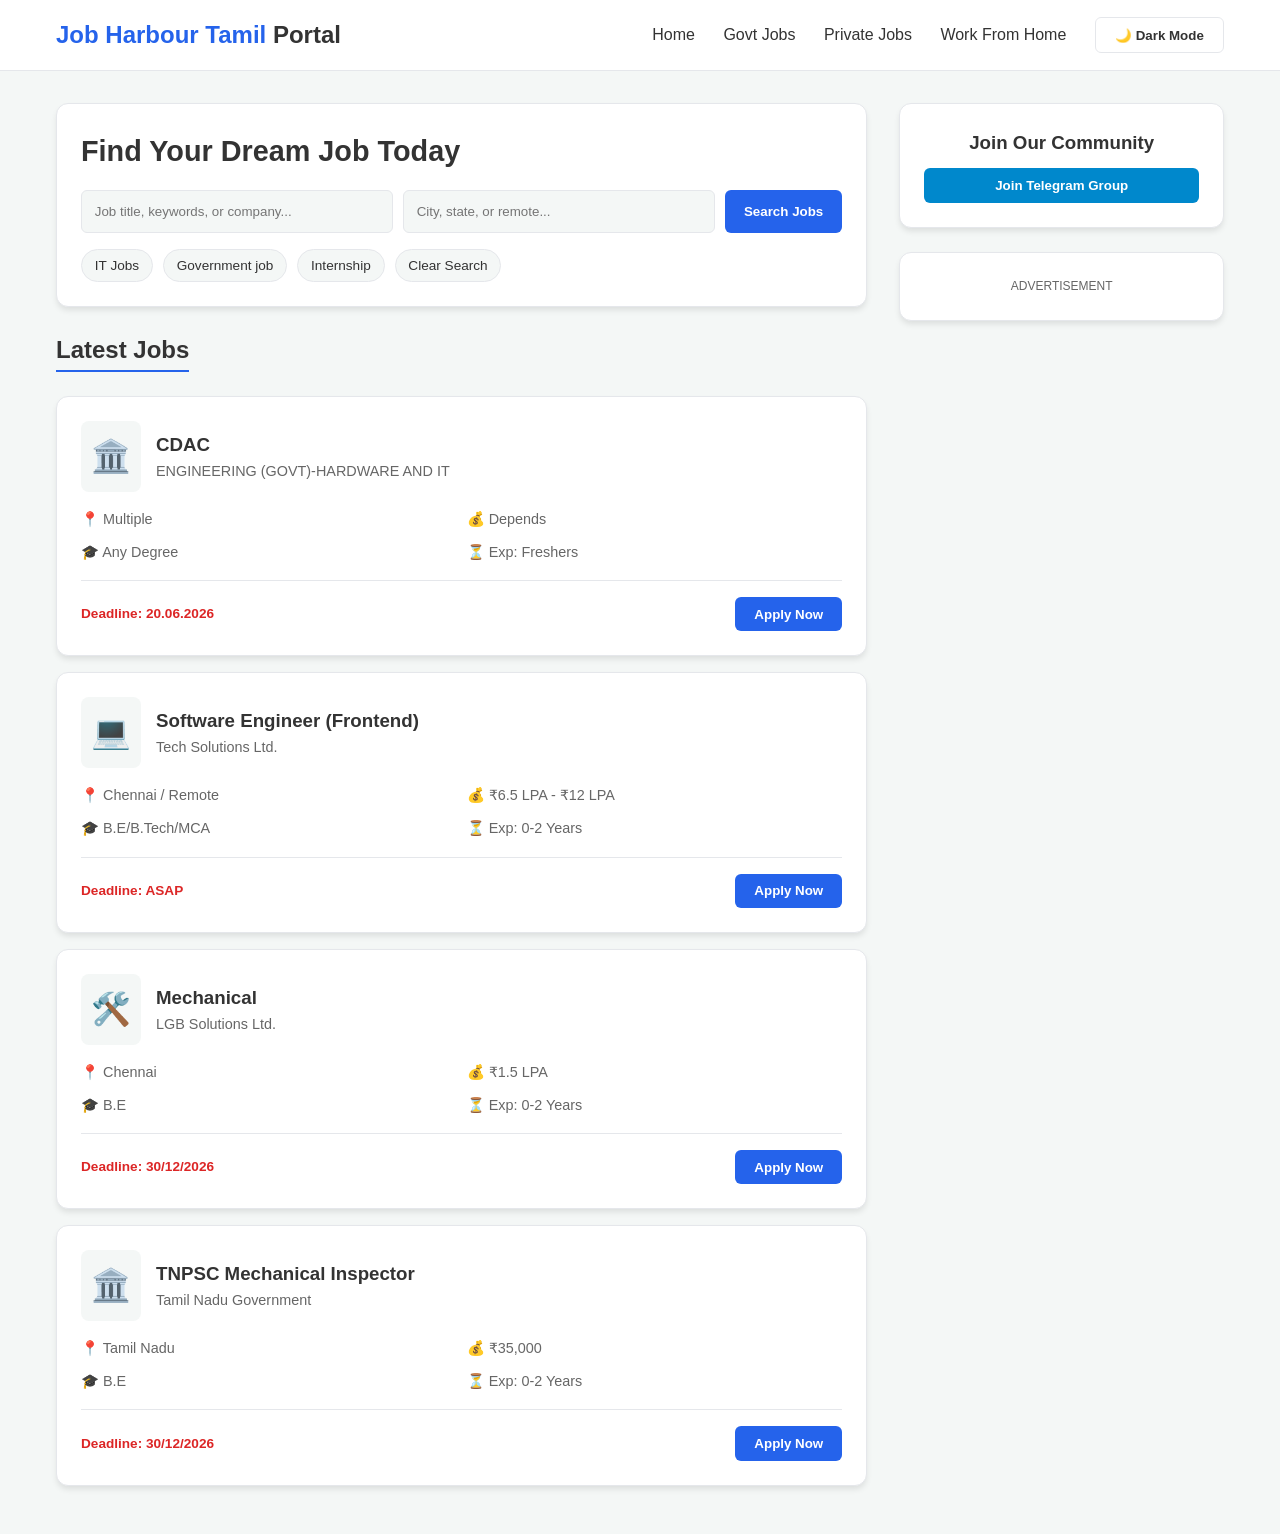
<file: index.html>
<!DOCTYPE html>
<html lang="en">
<head>
    <meta charset="UTF-8">
    <meta name="viewport" content="width=device-width, initial-scale=1.0">
    <title>Job Harbour Tamil | Latest Govt & Private Jobs</title>
    <link rel="stylesheet" href="style.css">

<!-- Google AdSense Auto Ads -->
    <script async src="https://pagead2.googlesyndication.com/pagead/js/adsbygoogle.js?client=ca-pub-5378952005400892"
     crossorigin="anonymous"></script>
<!-- Google AdSense Auto Ads -->

</head>
<body>


    <header class="navbar">
        <div class="nav-container">
            <a href="index.html" class="logo">Job Harbour Tamil <span> Portal</span></a>
            <nav class="nav-links">
                <a href="#" class="nav-filter" data-filter="all">Home</a>
                <a href="#" class="nav-filter" data-filter="govt">Govt Jobs</a>
                <a href="#" class="nav-filter" data-filter="private">Private Jobs</a>
                <a href="#" class="nav-filter" data-filter="wfh">Work From Home</a>
                <button id="theme-toggle" class="btn-outline">🌙 Dark Mode</button>
            </nav>
        </div>
    </header>

    <main class="main-container">
        <div class="content-area">
            
            <section class="search-section card">
                <h1>Find Your Dream Job Today</h1>
                <div class="search-bar">
                    <input type="text" id="search-keyword" placeholder="Job title, keywords, or company...">
                    <input type="text" id="search-location" placeholder="City, state, or remote...">
                    <button id="search-btn" class="btn-primary">Search Jobs</button>
                </div>
                <div class="category-pills">
                    <span class="pill" data-keyword="IT">IT Jobs</span>
                    <span class="pill" data-keyword="Government">Government job</span>
                    <span class="pill" data-keyword="Internship">Internship</span>
                    <span class="pill" data-keyword="">Clear Search</span>
                </div>
            </section>

            <section id="ljobs" class="job-list">
                <h2>Latest Jobs</h2>
                
                <article class="job-card" data-category="govt">
                    <div class="job-header">
                        <div class="company-info">
                            <div class="logo-placeholder">🏛️</div>
                            <div>
                                <h3>CDAC</h3>
                                <p class="company-name">ENGINEERING (GOVT)-HARDWARE AND IT</p>
                            </div>
                        </div>
                    </div>
                    <div class="job-details">
                        <span>📍 Multiple</span>
                        <span>💰 Depends</span>
                        <span>🎓 Any Degree</span>
                        <span>⏳ Exp: Freshers</span>
                    </div>
                    <div class="job-footer">
                        <span class="deadline">Deadline: 20.06.2026</span>
                        <button class="btn-primary apply-btn" data-link="jobs/job-template.html">Apply Now</button>
                    </div>
                </article>

                <article class="job-card" data-category="private wfh">
                    <div class="job-header">
                        <div class="company-info">
                            <div class="logo-placeholder">💻</div>
                            <div>
                                <h3>Software Engineer (Frontend)</h3>
                                <p class="company-name">Tech Solutions Ltd.</p>
                            </div>
                        </div>
                    </div>
                    <div class="job-details">
                        <span>📍 Chennai / Remote</span>
                        <span>💰 ₹6.5 LPA - ₹12 LPA</span>
                        <span>🎓 B.E/B.Tech/MCA</span>
                        <span>⏳ Exp: 0-2 Years</span>
                    </div>
                    <div class="job-footer">
                        <span class="deadline">Deadline: ASAP</span>
                        <button class="btn-primary apply-btn" data-link="jobs/job-template.html">Apply Now</button>
                    </div>
                </article>

                <article class="job-card" data-category="private">
                    <div class="job-header">
                        <div class="company-info">
                            <div class="logo-placeholder">🛠️</div>
                            <div>
                                <h3>Mechanical</h3>
                                <p class="company-name">LGB Solutions Ltd.</p>
                            </div>
                        </div>
                    </div>
                    <div class="job-details">
                        <span>📍 Chennai</span>
                        <span>💰 ₹1.5 LPA</span>
                        <span>🎓 B.E</span>
                        <span>⏳ Exp: 0-2 Years</span>
                    </div>
                    <div class="job-footer">
                        <span class="deadline">Deadline: 30/12/2026</span>
                        <button class="btn-primary apply-btn" data-link="https://careers.lgbportal.co.in/job_apply/500a04a2-0045-4da7-a703-801ab4092c42">Apply Now</button>
                    </div>
                </article>

                <article class="job-card" data-category="govt">
                    <div class="job-header">
                        <div class="company-info">
                            <div class="logo-placeholder">🏛️</div>
                            <div>
                                <h3>TNPSC Mechanical Inspector</h3>
                                <p class="company-name">Tamil Nadu Government</p>
                            </div>
                        </div>
                    </div>
                    <div class="job-details">
                        <span>📍 Tamil Nadu</span>
                        <span>💰 ₹35,000</span>
                        <span>🎓 B.E</span>
                        <span>⏳ Exp: 0-2 Years</span>
                    </div>
                    <div class="job-footer">
                        <span class="deadline">Deadline: 30/12/2026</span>
                        <button class="btn-primary apply-btn" data-link="https://apply.tnpscexams.in/secure?app_id=UElZMDAwMDAwMQ==">Apply Now</button>
                    </div>
                </article>
            </section>
            

        </div>

        <aside class="sidebar">
            <div class="widget telegram-widget card">
                <h3>Join Our Community</h3>
                <button class="btn-telegram">Join Telegram Group</button>
            </div>
<!--Ads-->
            <div class="widget ad-widget card">
                <p class="ad-label">Advertisement</p>
<!-- sidebar -->
                <ins class="adsbygoogle"
                    style="display:block"
                    data-ad-client="ca-pub-5378952005400892"
                    data-ad-slot="4919083512"
                    data-ad-format="auto"
                    data-full-width-responsive="true">
                </ins>
                <script>
                    (adsbygoogle = window.adsbygoogle || []).push({});
                </script>

            </div>
<!--Ads-->
        </aside>
    </main>
<!--Ads-->
<div id="ad-modal" class="modal-overlay">
    <div class="modal-content card">

        <h2>Preparing Your Link...</h2>

        <p>
            Please wait
            <span id="countdown">15</span>
            seconds before redirecting.
        </p>

        <div class="modal-ad-space">

            <ins class="adsbygoogle"
                 style="display:block"
                 data-ad-client="ca-pub-5378952005400892"
                 data-ad-slot="4919083512"
                 data-ad-format="auto"
                 data-full-width-responsive="true">
            </ins>

            <script>
            (adsbygoogle = window.adsbygoogle || []).push({});
            </script>

        </div>

        <button id="skip-btn" class="btn-outline" disabled>
            Please Wait...
        </button>

    </div>
</div>
<!--Ads-->

    <script src="script.js"></script>

</body>
</html>
</file>
<file: style.css>
/* --- CSS Variables & Theming --- */
:root {
    --bg-color: #f4f7f6;
    --card-bg: #ffffff;
    --text-main: #333333;
    --text-muted: #666666;
    --primary-color: #2563eb;
    --primary-hover: #1d4ed8;
    --border-color: #e5e7eb;
    --nav-bg: rgba(255, 255, 255, 0.95);
    --shadow: 0 4px 6px -1px rgba(0, 0, 0, 0.1);
}

/* Dark Mode Variables */
.dark-theme {
    --bg-color: #121212;
    --card-bg: #1e1e1e;
    --text-main: #f3f4f6;
    --text-muted: #9ca3af;
    --primary-color: #3b82f6;
    --primary-hover: #60a5fa;
    --border-color: #374151;
    --nav-bg: rgba(30, 30, 30, 0.95);
    --shadow: 0 4px 6px -1px rgba(0, 0, 0, 0.5);
}

/* --- Base Reset --- */
* {
    margin: 0;
    padding: 0;
    box-sizing: border-box;
    font-family: 'Segoe UI', Roboto, Helvetica, Arial, sans-serif;
    transition: background-color 0.3s, color 0.3s;
}

body {
    background-color: var(--bg-color);
    color: var(--text-main);
    line-height: 1.6;
}

a { text-decoration: none; color: inherit; }

/* --- Navbar --- */
.navbar {
    position: sticky;
    top: 0;
    background-color: var(--nav-bg);
    backdrop-filter: blur(10px);
    border-bottom: 1px solid var(--border-color);
    z-index: 1000;
    padding: 1rem 0;
}

.nav-container {
    max-width: 1200px;
    margin: 0 auto;
    display: flex;
    justify-content: space-between;
    align-items: center;
    padding: 0 1rem;
}

.logo {
    font-size: 1.5rem;
    font-weight: bold;
    color: var(--primary-color);
}

.logo span { color: var(--text-main); }

.nav-links a {
    margin-right: 1.5rem;
    font-weight: 500;
}

.nav-links a:hover { color: var(--primary-color); }

/* --- Buttons --- */
button { cursor: pointer; border: none; font-weight: bold; border-radius: 6px; padding: 0.6rem 1.2rem; }
.btn-primary { background-color: var(--primary-color); color: white; }
.btn-primary:hover { background-color: var(--primary-hover); }
.btn-outline { background-color: transparent; border: 1px solid var(--border-color); color: var(--text-main); }
.btn-telegram { background-color: #0088cc; color: white; width: 100%; margin-top: 10px; }
.btn-youtube { background-color: #ff0000; color: white; width: 100%; margin-top: 10px; }

/* --- Layout --- */
.main-container {
    max-width: 1200px;
    margin: 2rem auto;
    display: grid;
    grid-template-columns: 2.5fr 1fr;
    gap: 2rem;
    padding: 0 1rem;
}

.card {
    background-color: var(--card-bg);
    border: 1px solid var(--border-color);
    border-radius: 12px;
    padding: 1.5rem;
    box-shadow: var(--shadow);
    margin-bottom: 1.5rem;
}

/* --- Search Section --- */
.search-section h1 { margin-bottom: 1rem; font-size: 1.8rem; }
.search-bar { display: flex; gap: 10px; margin-bottom: 1rem; flex-wrap: wrap; }
.search-bar input {
    flex: 1;
    padding: 0.8rem;
    border: 1px solid var(--border-color);
    border-radius: 6px;
    background-color: var(--bg-color);
    color: var(--text-main);
    min-width: 200px;
}
.category-pills { display: flex; gap: 10px; flex-wrap: wrap; }
.pill {
    background-color: var(--bg-color);
    padding: 0.3rem 0.8rem;
    border-radius: 20px;
    font-size: 0.85rem;
    border: 1px solid var(--border-color);
    cursor: pointer;
}

/* --- Job Cards --- */
.job-list h2 { margin-bottom: 1.5rem; border-bottom: 2px solid var(--primary-color); display: inline-block; }
.job-card {
    background-color: var(--card-bg);
    border: 1px solid var(--border-color);
    border-radius: 12px;
    padding: 1.5rem;
    margin-bottom: 1rem;
    box-shadow: var(--shadow);
}
.job-card:hover { transform: translateY(-3px); box-shadow: 0 10px 15px -3px rgba(0,0,0,0.1); }
.job-header { display: flex; justify-content: space-between; margin-bottom: 1rem; }
.company-info { display: flex; align-items: center; gap: 15px; }
.logo-placeholder { font-size: 2rem; background: var(--bg-color); padding: 10px; border-radius: 8px; }
.company-name { color: var(--text-muted); font-size: 0.9rem; }
.job-details { display: grid; grid-template-columns: 1fr 1fr; gap: 10px; margin-bottom: 1rem; color: var(--text-muted); font-size: 0.9rem; }
.job-footer { display: flex; justify-content: space-between; align-items: center; border-top: 1px solid var(--border-color); padding-top: 1rem; }
.deadline { color: #dc2626; font-size: 0.85rem; font-weight: bold; }

/* --- Sidebar Widgets --- */
.widget { text-align: center; }
.ad-widget .dummy-ad { background-color: var(--bg-color); height: 250px; display: flex; align-items: center; justify-content: center; color: var(--text-muted); margin-top: 10px; border: 1px dashed var(--border-color); }
.ad-label { font-size: 0.75rem; color: var(--text-muted); text-transform: uppercase; }

/* --- Ad Waiting Modal --- */
.modal-overlay {
    display: none;
    position: fixed;
    top: 0; left: 0; width: 100%; height: 100%;
    background: rgba(0,0,0,0.7);
    backdrop-filter: blur(5px);
    z-index: 2000;
    justify-content: center;
    align-items: center;
}
.modal-content { text-align: center; max-width: 400px; width: 90%; }
.modal-content h2 { margin-bottom: 1rem; }
.modal-ad-space { height: 200px; background: var(--bg-color); margin: 1.5rem 0; display: flex; align-items: center; justify-content: center; border: 1px dashed var(--border-color); }

/* --- Footer --- */
footer { text-align: center; padding: 2rem; background-color: var(--card-bg); border-top: 1px solid var(--border-color); margin-top: 2rem; }
.footer-links { margin-bottom: 1rem; }
.footer-links a { margin: 0 10px; color: var(--text-muted); }

/* --- Mobile Responsiveness --- */
@media (max-width: 768px) {
    .main-container { grid-template-columns: 1fr; }
    .nav-links { display: none; /* In production, add a hamburger menu here */ }
    .job-details { grid-template-columns: 1fr; }
}
</file>
